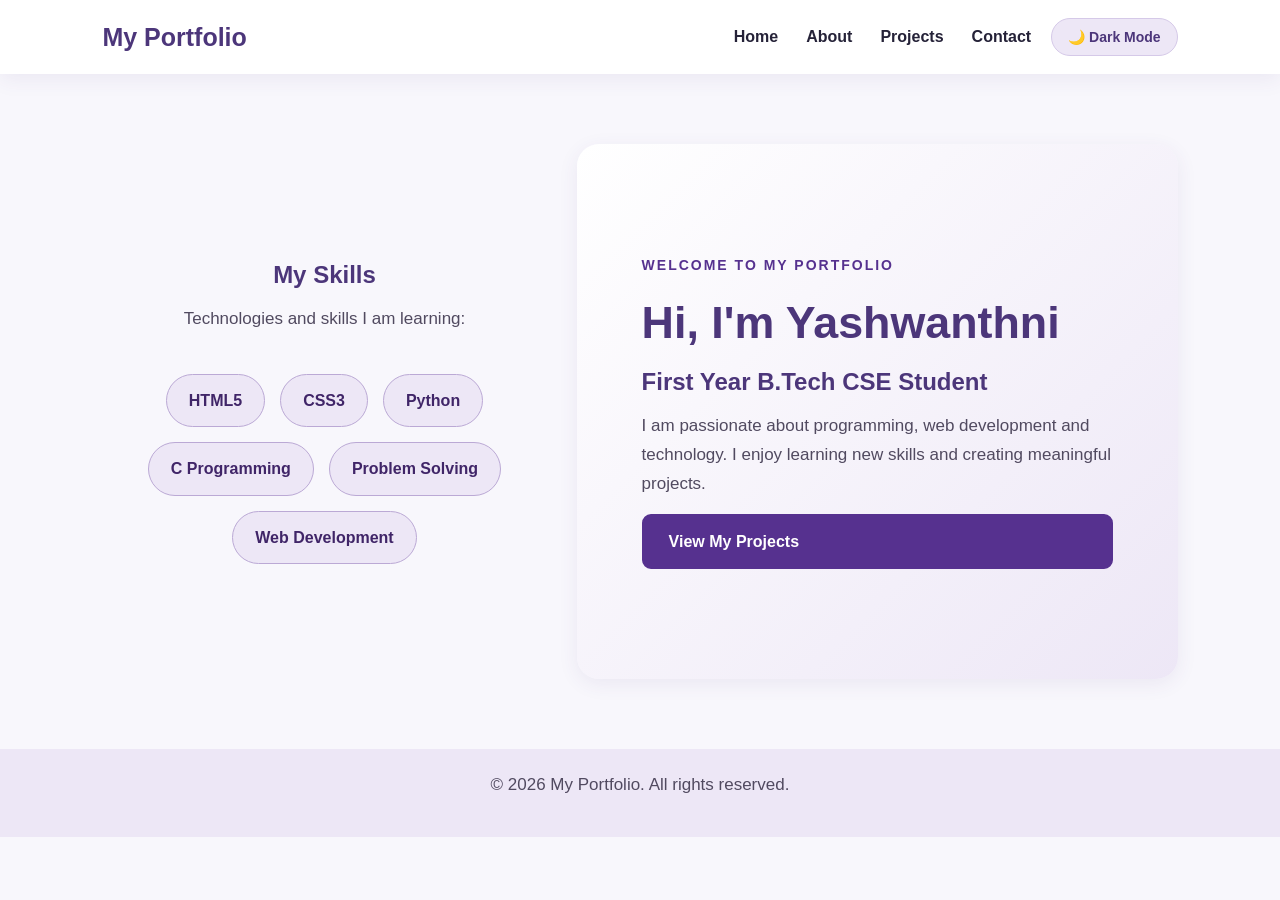
<file: index.html>
<!DOCTYPE html>
<html lang="en">

<head>
    <meta charset="UTF-8">
    <meta name="viewport" content="width=device-width, initial-scale=1.0">

    <meta name="description" content="Personal portfolio of a first-year B.Tech Computer Science Engineering student interested in programming and web development.">

    <meta name="author" content="Yashwanthni">

    <link rel="icon" href="favicon.svg" type="image/svg+xml">
    <link rel="stylesheet" href="style.css">

    <title>My Portfolio | Home</title>

    <script src="script.js" defer></script>
</head>

<body>

    <a href="#main-content" class="skip-link">
        Skip to main content
    </a>

    <header>

        <h2>My Portfolio</h2>

        <nav aria-label="Main navigation">
            <ul>
                <li><a href="index.html" aria-current="page">Home</a></li>
                <li><a href="about.html">About</a></li>
                <li><a href="projects.html">Projects</a></li>
                <li><a href="contact.html">Contact</a></li>
            </ul>
        </nav>

        <button
            type="button"
            class="theme-toggle"
            id="theme-toggle"
            aria-label="Switch to dark theme"
            aria-pressed="false">
            🌙 Dark Mode
        </button>

    </header>

       
<main id="main-content" class="home-layout">

    <section aria-labelledby="skills-heading" class="skills-section">

        <h2 id="skills-heading">My Skills</h2>

        <p>Technologies and skills I am learning:</p>

        <div class="skills-container">
            <span class="skill">HTML5</span>
            <span class="skill">CSS3</span>
            <span class="skill">Python</span>
            <span class="skill">C Programming</span>
            <span class="skill">Problem Solving</span>
            <span class="skill">Web Development</span>
        </div>

    </section>

    <section aria-labelledby="intro-heading">

        <p>WELCOME TO MY PORTFOLIO</p>

        <h1 id="intro-heading">Hi, I'm Yashwanthni</h1>

        <h2>First Year B.Tech CSE Student</h2>

        <p>
            I am passionate about programming,
            web development and technology.
            I enjoy learning new skills and
            creating meaningful projects.
        </p>

        <a href="projects.html" class="button">
            View My Projects
        </a>

    </section>

</main>


    <footer>
        <p>&copy; 2026 My Portfolio. All rights reserved.</p>
    </footer>

</body>
</html>
</file>
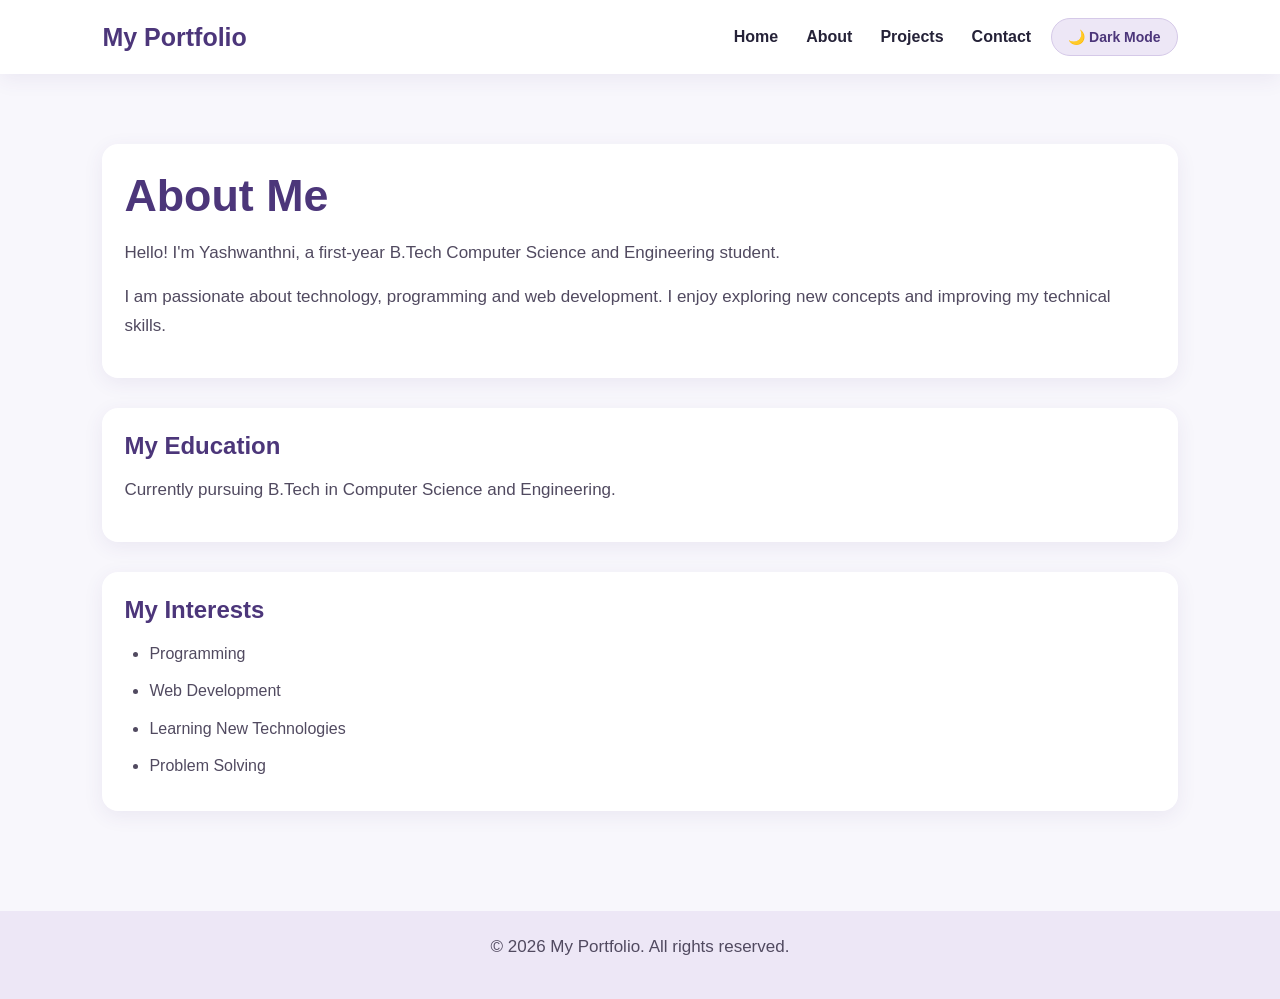
<file: about.html>
<!DOCTYPE html>
<html lang="en">

<head>
    <meta charset="UTF-8">
    <meta name="viewport" content="width=device-width, initial-scale=1.0">

    <meta name="description" content="Learn more about me, my education, interests and skills in web development.">

    <meta name="author" content="Yashwanthni">

    <link rel="icon" href="favicon.svg" type="image/svg+xml">
    <link rel="stylesheet" href="style.css">

    <script src="script.js" defer></script>

    <title>About Me | My Portfolio</title>
</head>

<body>

    <a href="#main-content" class="skip-link">
        Skip to main content
    </a>

    <header>

        <h2>My Portfolio</h2>

        <nav aria-label="Main navigation">
            <ul>
                <li><a href="index.html">Home</a></li>
                <li><a href="about.html" aria-current="page">About</a></li>
                <li><a href="projects.html">Projects</a></li>
                <li><a href="contact.html">Contact</a></li>
            </ul>
        </nav>

        <button
            type="button"
            class="theme-toggle"
            id="theme-toggle"
            aria-label="Switch to dark theme"
            aria-pressed="false">
            🌙 Dark Mode
        </button>

    </header>

    <main id="main-content">

        <section aria-labelledby="about-heading">

            <h1 id="about-heading">About Me</h1>

            <p>
                Hello! I'm Yashwanthni, a first-year
                B.Tech Computer Science and Engineering
                student.
            </p>

            <p>
                I am passionate about technology,
                programming and web development.
                I enjoy exploring new concepts and
                improving my technical skills.
            </p>

        </section>

        <section aria-labelledby="education-heading">

            <h2 id="education-heading">My Education</h2>

            <p>
                Currently pursuing B.Tech in
                Computer Science and Engineering.
            </p>

        </section>

        <section aria-labelledby="interests-heading">

            <h2 id="interests-heading">My Interests</h2>

            <ul>
                <li>Programming</li>
                <li>Web Development</li>
                <li>Learning New Technologies</li>
                <li>Problem Solving</li>
            </ul>

        </section>

    </main>

    <footer>
        <p>&copy; 2026 My Portfolio. All rights reserved.</p>
    </footer>

</body>
</html>
</file>
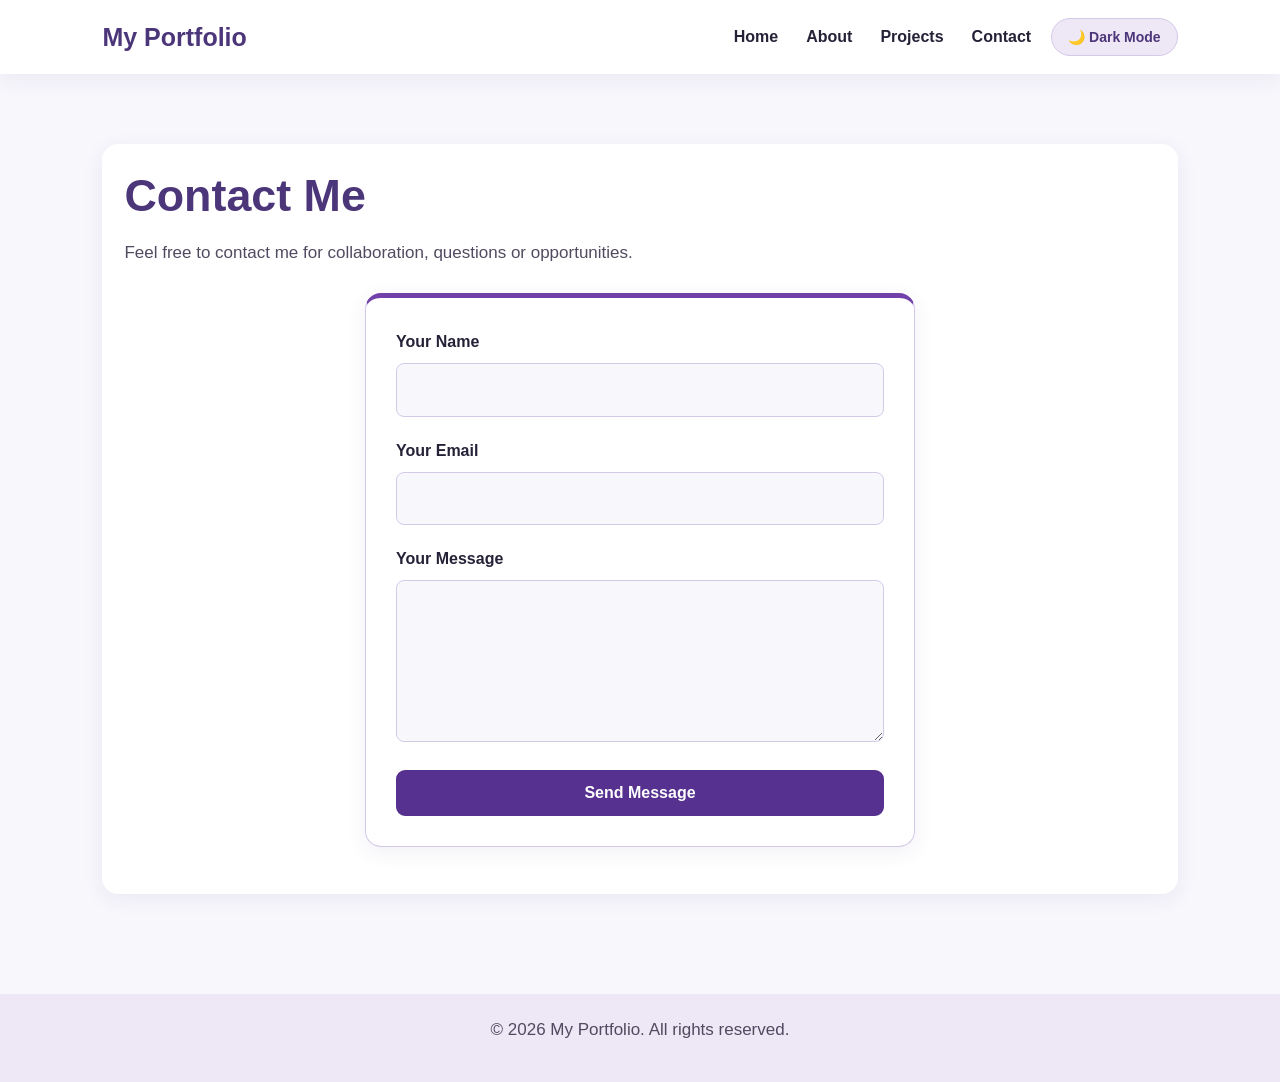
<file: contact.html>
<!DOCTYPE html>
<html lang="en">

<head>
    <link rel="icon" href="favicon.svg" type="image/svg+xml">

    <meta charset="UTF-8"> 
    <meta name="viewport" content="width=device-width, initial-scale=1.0">

    <meta name="description" content="Contact me through my accessible personal portfolio contact form.">

    <meta name="author" content="Yashwanthni">

    <title>Contact Me | My Portfolio</title>

    <link rel="stylesheet" href="style.css">
    <script src="script.js" defer></script>
</head>

<body>

    <a href="#main-content" class="skip-link">Skip to main content</a>

    <header>
        <h2>My Portfolio</h2>

        <nav aria-label="Main navigation">
            <ul>
                <li><a href="index.html">Home</a></li>
                <li><a href="about.html">About</a></li>
                <li><a href="projects.html">Projects</a></li>
                <li><a href="contact.html" aria-current="page">Contact</a></li>
            </ul>
        </nav>

        <button
            type="button"
            class="theme-toggle"
            id="theme-toggle"
            aria-label="Switch to dark theme"
            aria-pressed="false">
            🌙 Dark Mode
        </button>
    </header>

    <main id="main-content">

        <section aria-labelledby="contact-heading">

            <h1 id="contact-heading">Contact Me</h1>

            <p>
                Feel free to contact me for
                collaboration, questions or opportunities.
            </p>

            <form>

                <div>
                    <label for="name">Your Name</label>
                    <input
                        type="text"
                        id="name"
                        name="name"
                        autocomplete="name"
                        required
                    >
                </div>

                <div>
                    <label for="email">Your Email</label>
                    <input
                        type="email"
                        id="email"
                        name="email"
                        autocomplete="email"
                        required
                    >
                </div>

                <div>
                    <label for="message">Your Message</label>
                    <textarea
                        id="message"
                        name="message"
                        rows="5"
                        required
                    ></textarea>
                </div>

                <button type="submit">Send Message</button>

            </form>

        </section>

    </main>

    <footer>
        <p>&copy; 2026 My Portfolio. All rights reserved.</p>
    </footer>

</body>
</html>
</file>
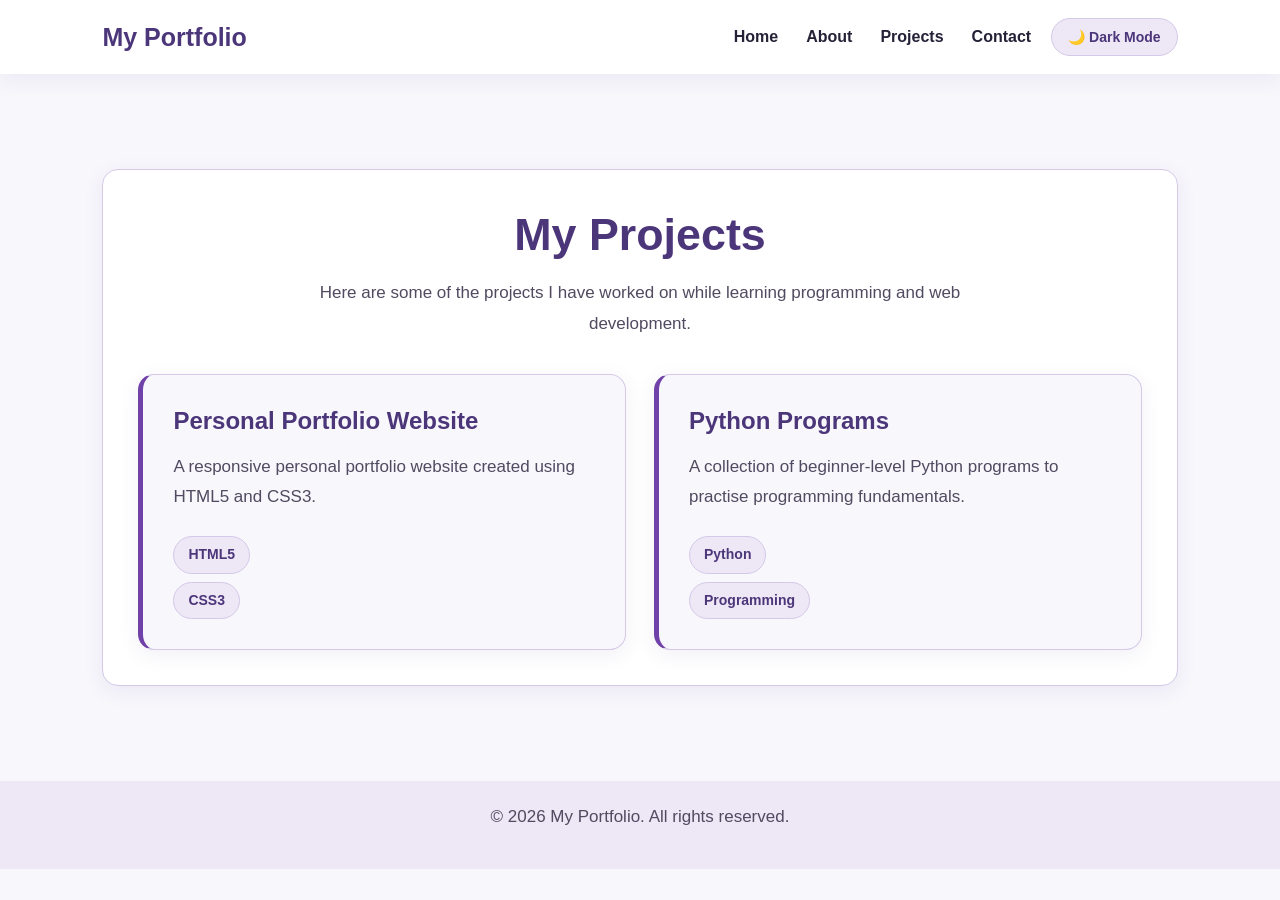
<file: projects.html>
<!DOCTYPE html>
<html lang="en">

<head>
    <meta charset="UTF-8">
    <meta name="viewport" content="width=device-width, initial-scale=1.0">

    <meta name="description" content="Explore my personal portfolio and Python programming projects.">

    <meta name="author" content="Yashwanthni">

    <link rel="icon" href="favicon.svg" type="image/svg+xml">
    <link rel="stylesheet" href="style.css">

    <script src="script.js" defer></script>

    <title>My Projects | My Portfolio</title>
</head>

<body>

    <a href="#main-content" class="skip-link">
        Skip to main content
    </a>

    <header>

        <h2>My Portfolio</h2>

        <nav aria-label="Main navigation">
            <ul>
                <li><a href="index.html">Home</a></li>
                <li><a href="about.html">About</a></li>
                <li><a href="projects.html" aria-current="page">Projects</a></li>
                <li><a href="contact.html">Contact</a></li>
            </ul>
        </nav>

        <button
            type="button"
            class="theme-toggle"
            id="theme-toggle"
            aria-label="Switch to dark theme"
            aria-pressed="false">
            🌙 Dark Mode
        </button>

    </header>

    <main id="main-content">

        <section aria-labelledby="projects-heading">

            <h1 id="projects-heading">My Projects</h1>

            <p>
                Here are some of the projects I have
                worked on while learning programming
                and web development.
            </p>

            
<div class="projects-grid">

    <article class="project-card">
        <h2>Personal Portfolio Website</h2>

        <p>
            A responsive personal portfolio
            website created using HTML5 and CSS3.
        </p>

        <span class="project-tag">HTML5</span>
        <span class="project-tag">CSS3</span>
    </article>

    <article class="project-card">
        <h2>Python Programs</h2>

        <p>
            A collection of beginner-level
            Python programs to practise
            programming fundamentals.
        </p>

        <span class="project-tag">Python</span>
        <span class="project-tag">Programming</span>
    </article>

</div>


        </section>

    </main>

    <footer>
        <p>&copy; 2026 My Portfolio. All rights reserved.</p>
    </footer>

</body>
</html>
</file>
<file: style.css>
/* =========================================
   1. DESIGN SYSTEM - LAVENDER THEME
========================================= */

:root {
    color-scheme: light;

    --bg: #F8F7FC;
    --surface: #FFFFFF;
    --surface-soft: #EDE7F6;

    --primary: #7041A8;
    --primary-dark: #56318F;
    --primary-light: #C4B5FD;

    --heading: #4C367A;
    --text: #252238;
    --text-muted: #514A60;

    --border: #D5C9E8;
    --footer-bg: #EDE7F6;

    --shadow: 0 5px 20px rgba(76, 54, 122, 0.08);
    --shadow-hover: 0 12px 28px rgba(76, 54, 122, 0.15);

    --radius: 16px;
    --transition: 0.3s ease;
}

/* DARK THEME */

html[data-theme="dark"] {
    color-scheme: dark;

    --bg: #171321;
    --surface: #241D32;
    --surface-soft: #332746;

    --primary: #C4A2FF;
    --primary-dark: #D8C2FF;
    --primary-light: #E4D5FF;

    --heading: #EDE2FF;
    --text: #FFFFFF;
    --text-muted: #E0D5EE;

    --border: #554568;
    --footer-bg: #241D32;

    --shadow: 0 5px 20px rgba(0, 0, 0, 0.15);
    --shadow-hover: 0 12px 28px rgba(0, 0, 0, 0.25);
}


/* =========================================
   2. GENERAL SETTINGS
========================================= */

* {
    margin: 0;
    padding: 0;
    box-sizing: border-box;
}

html {
    scroll-behavior: smooth;
    scroll-padding-top: 90px;
}

body {
    font-family: Arial, sans-serif;
    background-color: var(--bg);
    color: var(--text);
    line-height: 1.7;

    transition:
        background-color var(--transition),
        color var(--transition);
}

img {
    max-width: 100%;
    height: auto;
    display: block;
}

a {
    transition: color var(--transition);
}


/* =========================================
   3. HEADER AND NAVIGATION - FLEXBOX
========================================= */

header {
    display: flex;
    flex-direction: column;
    justify-content: space-between;
    align-items: center;
    flex-wrap: wrap;
    gap: 20px;

    background-color: var(--surface);
    padding: 16px 5%;

    box-shadow: var(--shadow);

    position: sticky;
    top: 0;
    z-index: 100;
    text-align: center;
}

header > h2 {
    color: var(--heading);
    font-size: 25px;
    margin: 0;
}

header nav {
    margin-left: 0;
}

nav {
    display: flex;
    justify-content: center;
    align-items: center;
    flex-wrap: wrap;
    gap: 15px;
}

nav ul {
    display: flex;
    justify-content: center;
    align-items: center;
    flex-wrap: wrap;
    list-style: none;
    gap: 15px;
}

nav a {
    position: relative;
    text-decoration: none;
    color: var(--text);
    font-weight: bold;
    font-size: 14px;
}

nav a:hover {
    color: var(--primary);
}

nav a::after {
    content: "";
    position: absolute;
    width: 0;
    height: 2px;
    bottom: -5px;
    left: 0;
    background-color: var(--primary);
    transition: width var(--transition);
}

nav a:hover::after,
nav a:focus-visible::after {
    width: 100%;
}


/* =========================================
   4. MAIN CONTENT AND TYPOGRAPHY
========================================= */

main {
    min-height: 75vh;
    padding: 30px 5%;
}

section {
    max-width: 1100px;
    margin: 0 auto 25px;
    padding: 22px;

    background-color: var(--surface);
    border-radius: var(--radius);
    box-shadow: var(--shadow);
}

h1,
h2 {
    color: var(--heading);
    line-height: 1.3;
}

h1 {
    font-size: clamp(2rem, 5vw, 2.8rem);
    margin-bottom: 15px;
}

h2 {
    font-size: 1.5rem;
    margin-bottom: 15px;
}

p {
    font-size: 17px;
    color: var(--text-muted);
    margin-bottom: 15px;
}


/* =========================================
   5. HOME PAGE - CSS GRID
========================================= */

.home-layout {
    display: grid;
    grid-template-columns: minmax(0, 1fr);

    grid-template-areas:
        "skills"
        "intro";

    align-items: stretch;
    gap: 25px;
}

.home-layout > .skills-section {
    grid-area: skills;

    width: 100%;
    max-width: none;
    margin: 0;

    display: flex;
    flex-direction: column;
    justify-content: center;
    align-items: center;

    text-align: center;
    padding: 40px 20px;

    background: transparent;
    box-shadow: none;
}

.skills-container {
    display: flex;
    flex-wrap: wrap;
    justify-content: center;
    align-items: center;
    gap: 15px;
    margin-top: 25px;
}

.skill {
    background-color: #EDE7F6;
    color: #402568;

    padding: 12px 22px;

    border: 1px solid #BBA9D5;
    border-radius: 30px;

    font-weight: bold;
    font-size: 16px;

    transition:
        transform var(--transition),
        background-color var(--transition);
}

.skill:hover {
    background-color: #56318F;
    color: #FFFFFF;
    transform: translateY(-4px);
}

/* Dark mode skills */

html[data-theme="dark"] .skill {
    background-color: #332746;
    color: #F5ECFF;
    border-color: #80699D;
}

html[data-theme="dark"] .skill:hover {
    background-color: #7041A8;
    color: #FFFFFF;
}

/* Home introduction */

.home-layout > section[aria-labelledby="intro-heading"] {
    grid-area: intro;

    width: 100%;
    max-width: none;
    margin: 0;

    display: flex;
    flex-direction: column;
    justify-content: center;

    padding: clamp(30px, 6vw, 65px);

    background: linear-gradient(
        135deg,
        var(--surface),
        var(--surface-soft)
    );

    border-radius: 22px;
    box-shadow: var(--shadow);

    transition:
        transform 0.4s ease,
        box-shadow 0.4s ease;
}

.home-layout > section[aria-labelledby="intro-heading"] h1 {
    color: var(--heading);
}

.home-layout > section[aria-labelledby="intro-heading"] h2 {
    color: var(--primary-dark);
}

.home-layout > section[aria-labelledby="intro-heading"] > p:first-child {
    color: var(--primary-dark);
    font-weight: bold;
    letter-spacing: 2px;
    font-size: 14px;
}

.home-layout > section[aria-labelledby="intro-heading"]:hover {
    transform: translateY(-4px);
    box-shadow: var(--shadow-hover);
}


/* =========================================
   6. BUTTONS AND THEME TOGGLE
========================================= */

button,
.button {
    display: inline-block;

    background-color: var(--primary-dark);
    color: #FFFFFF;

    padding: 12px 25px;
    border: 1px solid var(--primary-dark);
    border-radius: 9px;

    text-decoration: none;
    font-weight: bold;
    cursor: pointer;

    transition:
        transform var(--transition),
        background-color var(--transition),
        box-shadow var(--transition);
}

button:hover,
.button:hover {
    background-color: var(--primary);
    color: #FFFFFF;

    transform: translateY(-3px);
    box-shadow: var(--shadow-hover);
}

/* Theme toggle */

.theme-toggle {
    background-color: var(--surface-soft);
    color: var(--heading);
    border: 1px solid var(--border);

    padding: 10px 16px;
    border-radius: 25px;
    font-size: 14px;
}

.theme-toggle:hover {
    background-color: var(--primary);
    color: #FFFFFF;
}

/* High contrast project button */

a.button {
    background-color: #56318F;
    color: #FFFFFF;
    border: 2px solid #56318F;
    font-weight: bold;
}

a.button:hover {
    background-color: #402568;
    color: #FFFFFF;
    border-color: #402568;
}

html[data-theme="dark"] a.button {
    background-color: #C4A2FF;
    color: #241D32;
    border-color: #C4A2FF;
}

html[data-theme="dark"] a.button:hover {
    background-color: #D8C2FF;
    color: #171321;
}

/* Button SVG */

a.button svg {
    color: #FFFFFF;
    fill: currentColor;
    stroke: currentColor;
}


/* =========================================
   7. PROJECTS PAGE - CSS GRID
========================================= */

#main-content > section[aria-labelledby="projects-heading"] {
    width: 100%;
    max-width: 1100px;
    box-sizing: border-box;

    margin: 25px auto;
    padding: 25px 18px;

    background-color: var(--surface);
    border: 1px solid var(--border);
    border-radius: var(--radius);
    box-shadow: var(--shadow);
}

#projects-heading {
    text-align: center;
    margin-bottom: 15px;
}

#main-content > section[aria-labelledby="projects-heading"] > p {
    text-align: center;
    max-width: 650px;
    margin: 0 auto 35px;
    line-height: 1.8;
}

.projects-grid {
    display: grid;
    grid-template-columns: minmax(0, 1fr);
    gap: 20px;
    align-items: stretch;
    margin-top: 35px;
}

.project-card {
    display: flex;
    flex-direction: column;
    justify-content: center;

    width: 100%;
    min-width: 0;
    padding: 25px;

    background-color: var(--bg);
    border: 1px solid var(--border);
    border-left: 5px solid var(--primary);
    border-radius: var(--radius);

    box-shadow: var(--shadow);

    transition:
        transform var(--transition),
        box-shadow var(--transition);
}

.project-card:hover {
    transform: translateY(-5px);
    box-shadow: var(--shadow-hover);
}

.project-card h2 {
    color: var(--heading);
    margin-bottom: 15px;
}

.project-card p {
    color: var(--text-muted);
    line-height: 1.8;
}

.project-tag {
    display: inline-block;
    width: fit-content;

    background-color: var(--surface-soft);
    color: var(--heading);

    border: 1px solid var(--border);
    border-radius: 20px;

    padding: 6px 14px;
    margin: 8px 5px 0 0;

    font-size: 14px;
    font-weight: 600;
}


/* =========================================
   8. ABOUT PAGE
========================================= */

#main-content section h1,
#main-content section h2 {
    color: var(--heading);
}

#main-content section ul {
    padding-left: 25px;
}

#main-content section li {
    margin-bottom: 10px;
    color: var(--text-muted);
}


/* =========================================
   9. CONTACT FORM
========================================= */

form {
    background-color: var(--surface);

    width: 100%;
    max-width: 550px;

    margin: 25px auto;
    padding: 22px;

    border: 1px solid var(--border);
    border-top: 5px solid var(--primary);
    border-radius: var(--radius);

    box-shadow: var(--shadow);

    transition: box-shadow var(--transition);
}

form:hover {
    box-shadow: var(--shadow-hover);
}

form div {
    margin-bottom: 20px;
}

form label {
    display: block;
    margin-bottom: 8px;

    font-weight: bold;
    color: var(--text);
}

form input,
form textarea {
    width: 100%;
    padding: 12px;

    border: 1px solid var(--border);
    border-radius: 8px;

    background-color: var(--bg);
    color: var(--text);

    font: inherit;
}

form input:focus,
form textarea:focus {
    outline: 2px solid var(--primary);
    border-color: var(--primary);
}

/* Send message button */

form button {
    width: 100%;
    font-size: 16px;

    background-color: #56318F;
    color: #FFFFFF;
    border: 2px solid #56318F;
    font-weight: bold;
}

form button:hover {
    background-color: #402568;
    color: #FFFFFF;
    border-color: #402568;
}

html[data-theme="dark"] form button {
    background-color: #C4A2FF;
    color: #241D32;
    border-color: #C4A2FF;
}

html[data-theme="dark"] form button:hover {
    background-color: #D8C2FF;
    color: #171321;
}


/* =========================================
   10. FOOTER
========================================= */

footer {
    background-color: var(--footer-bg);
    color: var(--heading);

    text-align: center;
    padding: 22px;
}


/* =========================================
   11. ACCESSIBILITY
========================================= */

a:focus-visible,
button:focus-visible,
input:focus-visible,
textarea:focus-visible {
    outline: 3px solid var(--primary);
    outline-offset: 4px;
}

.skip-link {
    position: absolute;
    top: -100px;
    left: 10px;

    z-index: 200;

    background-color: var(--primary-dark);
    color: #FFFFFF;

    padding: 10px 15px;
    border-radius: 6px;
}

.skip-link:focus {
    top: 10px;
}


/* =========================================
   12. ANIMATIONS
========================================= */

@keyframes fadeInUp {
    from {
        opacity: 0;
        transform: translateY(20px);
    }

    to {
        opacity: 1;
        transform: translateY(0);
    }
}

#main-content > section {
    animation: fadeInUp 0.7s ease both;
}

#main-content > section:nth-child(2) {
    animation-delay: 0.15s;
}


/* =========================================
   13. RESPONSIVE DESIGN - MOBILE FIRST
========================================= */

/* Tablet */

@media (min-width: 601px) {

    header {
        padding: 18px 6%;
    }

    nav ul {
        gap: 18px;
    }

    nav a {
        font-size: 16px;
    }

    main {
        padding: 40px 6%;
    }

    section {
        margin-bottom: 30px;
    }

    #main-content > section[aria-labelledby="projects-heading"] {
        padding: 35px;
    }

    form {
        padding: 30px;
    }

    .project-card {
        padding: 30px;
    }

}

/* Two-column project layout */

@media (min-width: 701px) {

    .projects-grid {
        grid-template-columns: repeat(2, minmax(0, 1fr));
        gap: 28px;
    }

}

/* Desktop */

@media (min-width: 901px) {

    header {
        flex-direction: row;
        text-align: left;
        padding: 18px 8%;
    }

    header nav {
        margin-left: auto;
    }

    nav {
        justify-content: space-between;
    }

    nav ul {
        gap: 28px;
    }

    .home-layout {
        grid-template-columns:
            minmax(0, 0.85fr)
            minmax(0, 1.15fr);

        grid-template-areas: "skills intro";
        gap: 30px;
    }

    main {
        padding: 50px 8%;
    }

}

/* Large desktops */

@media (min-width: 1200px) {

    main {
        padding-top: 70px;
        padding-bottom: 70px;
    }

    section {
        max-width: 1150px;
    }

}


/* =========================================
   14. REDUCED MOTION ACCESSIBILITY
========================================= */

@media (prefers-reduced-motion: reduce) {

    *,
    *::before,
    *::after {
        scroll-behavior: auto !important;
        transition-duration: 0.01ms !important;
        animation: none !important;
    }

}
</file>
